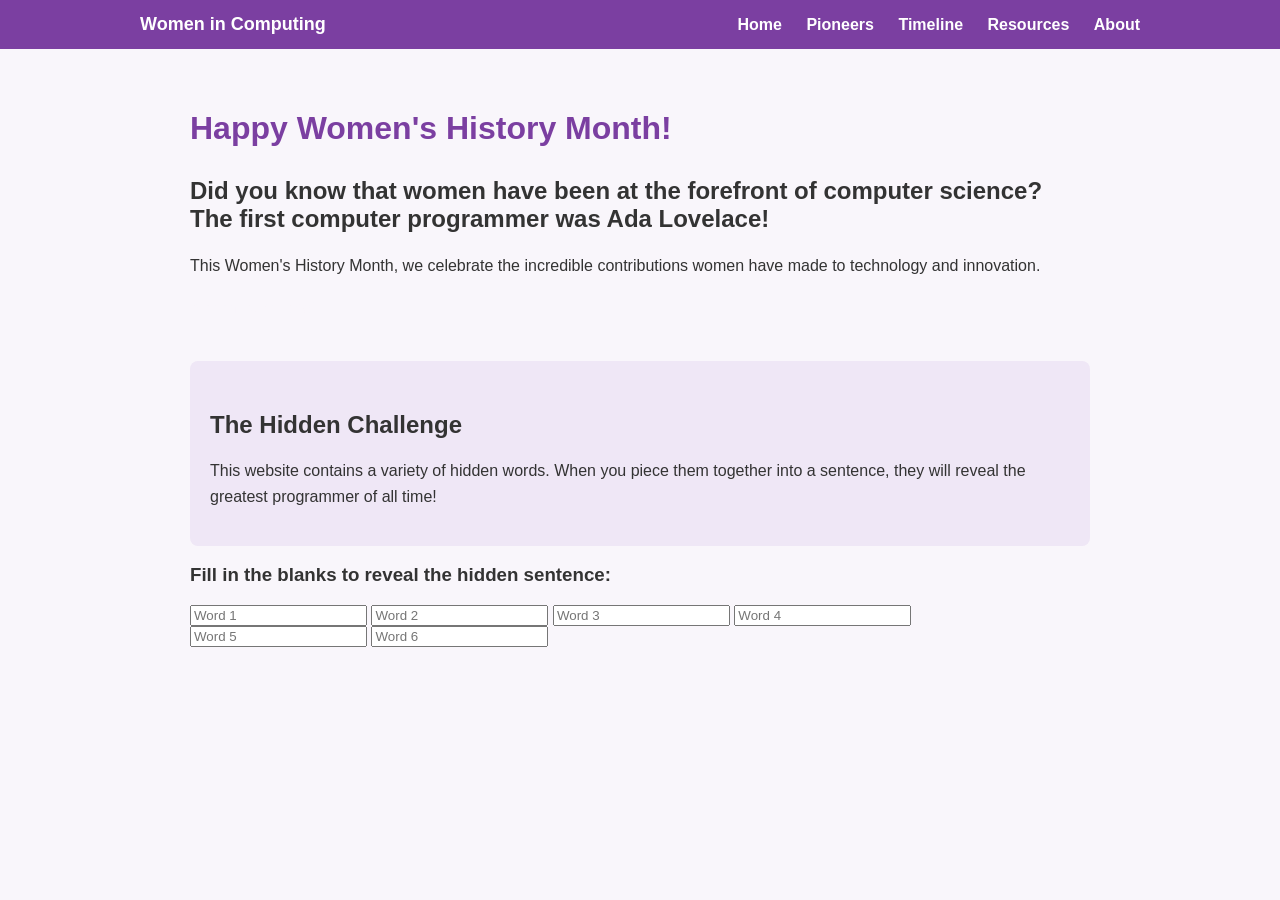
<file: index.html>
<!DOCTYPE html>
<html lang="en">

<head>
    <meta charset="UTF-8">
    <title>Women's History Month</title>
    <script src="script.js"></script>
    <link rel="stylesheet" href="styles.css">
</head>

<body>

    <nav class="navbar">
        <div class="nav-container">
            <a class="nav-logo" href="index.html">Women in Computing</a>
            <div class="nav-links">
                <a href="index.html">Home</a>
                <a href="pioneers.html">Pioneers</a>
                <a href="timeline.html">Timeline</a>
                <a href="resources(hiddenword:future).html">Resources</a>
                <a href="about.html">About</a>
            </div>
        </div>
    </nav>

    <main class="container">

        <h1>Happy Women's History Month!</h1>

        <!-- 3D Heart -->
        <div id="heart-container"></div>

        <h2>
            Did you know that women have been at the forefront of computer science?
            The first computer programmer was Ada Lovelace!
        </h2>

        <p>
            This Women's History Month, we celebrate the incredible contributions
            women have made to technology and innovation.
        </p>
        <p style = 'color:#f9f6fb'>hidden word: 'the'</p>
        <section class="challenge">
            <h2>The Hidden Challenge</h2>

            <p>
                This website contains a variety of hidden words. When you piece them
                together into a sentence, they will reveal the greatest programmer
                of all time!
            </p>
        </section>
        <h3>Fill in the blanks to reveal the hidden sentence:</h3>
        <form id="hidden-sentence-form">
            <input type="text" placeholder="Word 1" id="word1" oninput="checkWord(1)" class="word-input">
            <input type="text" placeholder="Word 2" id="word2" oninput="checkWord(2)" class="word-input">
            <input type="text" placeholder="Word 3" id="word3" oninput="checkWord(3)" class="word-input">
            <input type="text" placeholder="Word 4" id="word4" oninput="checkWord(4)" class="word-input">
            <input type="text" placeholder="Word 5" id="word5" oninput="checkWord(5)" class="word-input">
            <input type="text" placeholder="Word 6" id="word6" oninput="checkWord(6)" class="word-input">
        </form>

        <p id="feedback" style="margin-top:10px;font-weight:bold;"></p>

        
    </main>

    
    <script src="hiddenword.js"></script>
    
</body>

</html>
</file>
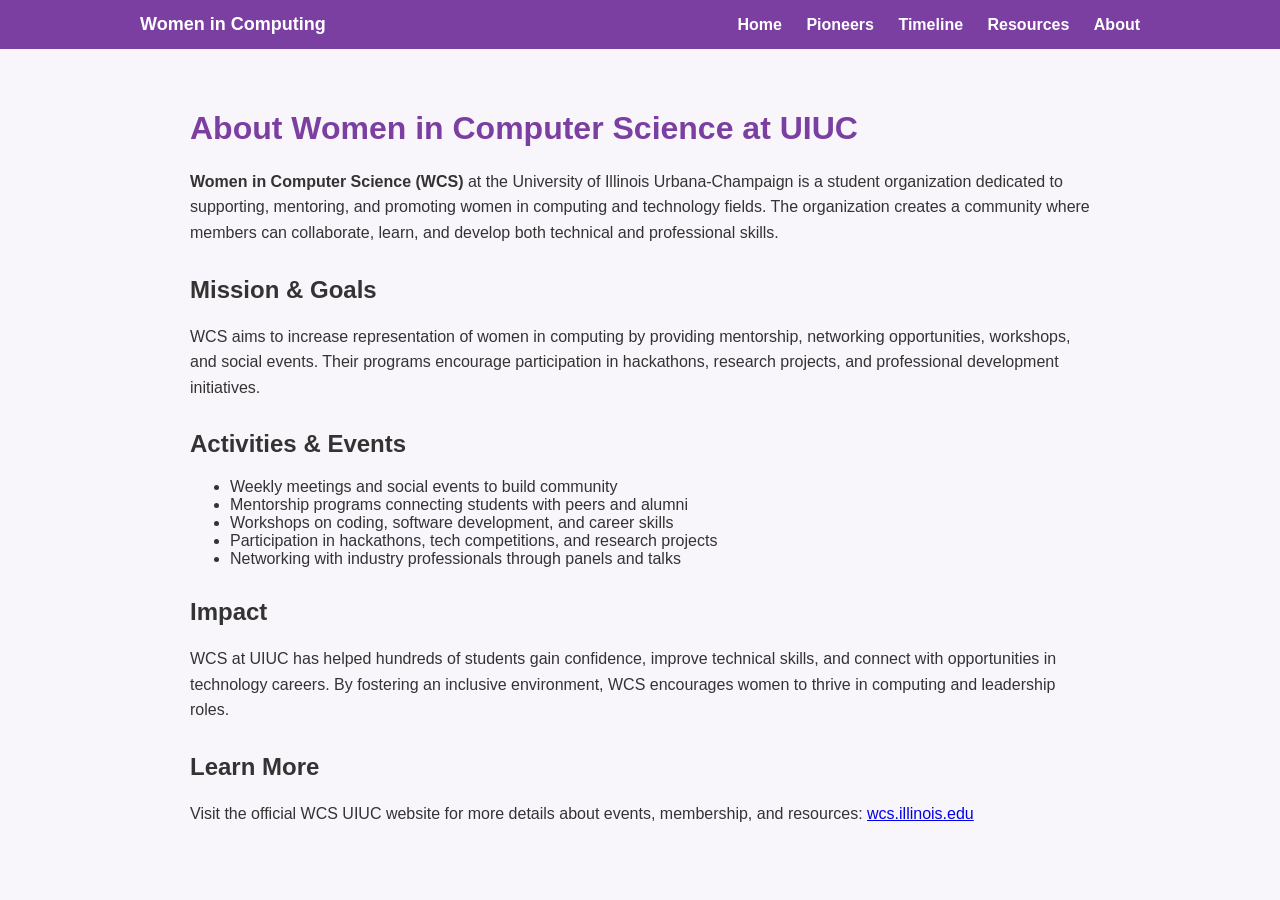
<file: about.html>
<!DOCTYPE html>
<html lang="en">

<head>
    <meta charset="UTF-8">
    <title>About Women in CS at UIUC</title>
    <link rel="stylesheet" href="styles.css">
</head>

<body>

    <nav class="navbar">
        <div class="nav-container">
            <a class="nav-logo" href="index.html">Women in Computing</a>
            <div class="nav-links">
                <a href="index.html">Home</a>
                <a href="pioneers.html">Pioneers</a>
                <a href="timeline.html">Timeline</a>
                <a href="resources(hiddenword:future).html">Resources</a>
                <a href="about.html">About</a>
            </div>
        </div>
    </nav>

    <main class="container">
        <h1>About Women in Computer Science at UIUC</h1>
        <div id="hidden-word"></div>
        <section>
            <p>
                <strong>Women in Computer Science (WCS)</strong> at the University of Illinois Urbana-Champaign
                is a student organization dedicated to supporting, mentoring, and promoting women in
                computing and technology fields. The organization creates a community where members
                can collaborate, learn, and develop both technical and professional skills.
            </p>
        </section>
        <section>
            <h2>Mission & Goals</h2>
            <p>
                WCS aims to increase representation of women in computing by providing mentorship,
                networking opportunities, workshops, and social events. Their programs encourage
                participation in hackathons, research projects, and professional development
                initiatives.
            </p>
        </section>

        <section>
            <h2>Activities & Events</h2>
            <ul>
                <li>Weekly meetings and social events to build community</li>
                <li>Mentorship programs connecting students with peers and alumni</li>
                <li>Workshops on coding, software development, and career skills</li>
                <li>Participation in hackathons, tech competitions, and research projects</li>
                <li>Networking with industry professionals through panels and talks</li>
            </ul>
        </section>

        <section>
            <h2>Impact</h2>
            <p>
                WCS at UIUC has helped hundreds of students gain confidence, improve technical skills,
                and connect with opportunities in technology careers. By fostering an inclusive
                environment, WCS encourages women to thrive in computing and leadership roles.
            </p>
        </section>

        <section>
            <h2>Learn More</h2>
            <p>
                Visit the official WCS UIUC website for more details about events, membership,
                and resources: 
                <a href="https://wcs.illinois.edu/" target="_blank">wcs.illinois.edu</a>
            </p>
        </section>

    </main>

</body>
</html>
<script src="hiddenword.js"></script>
</file>
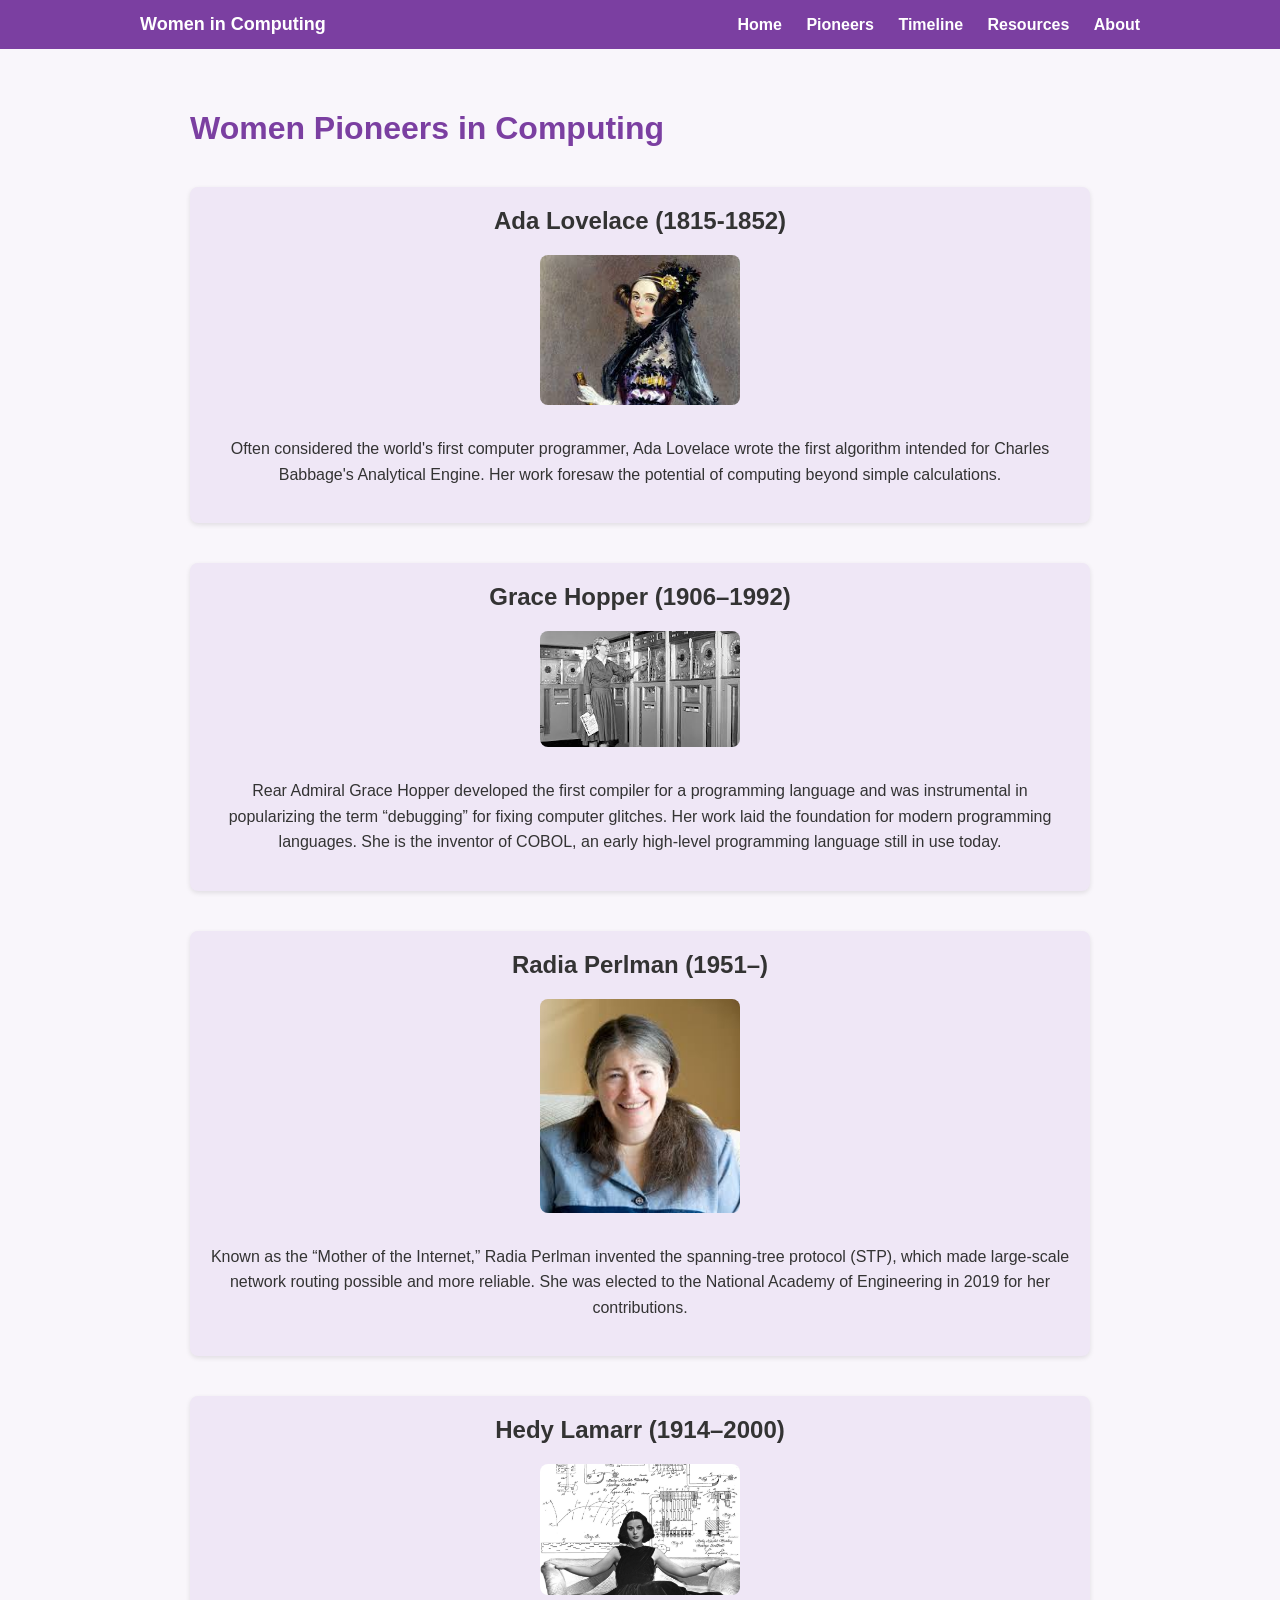
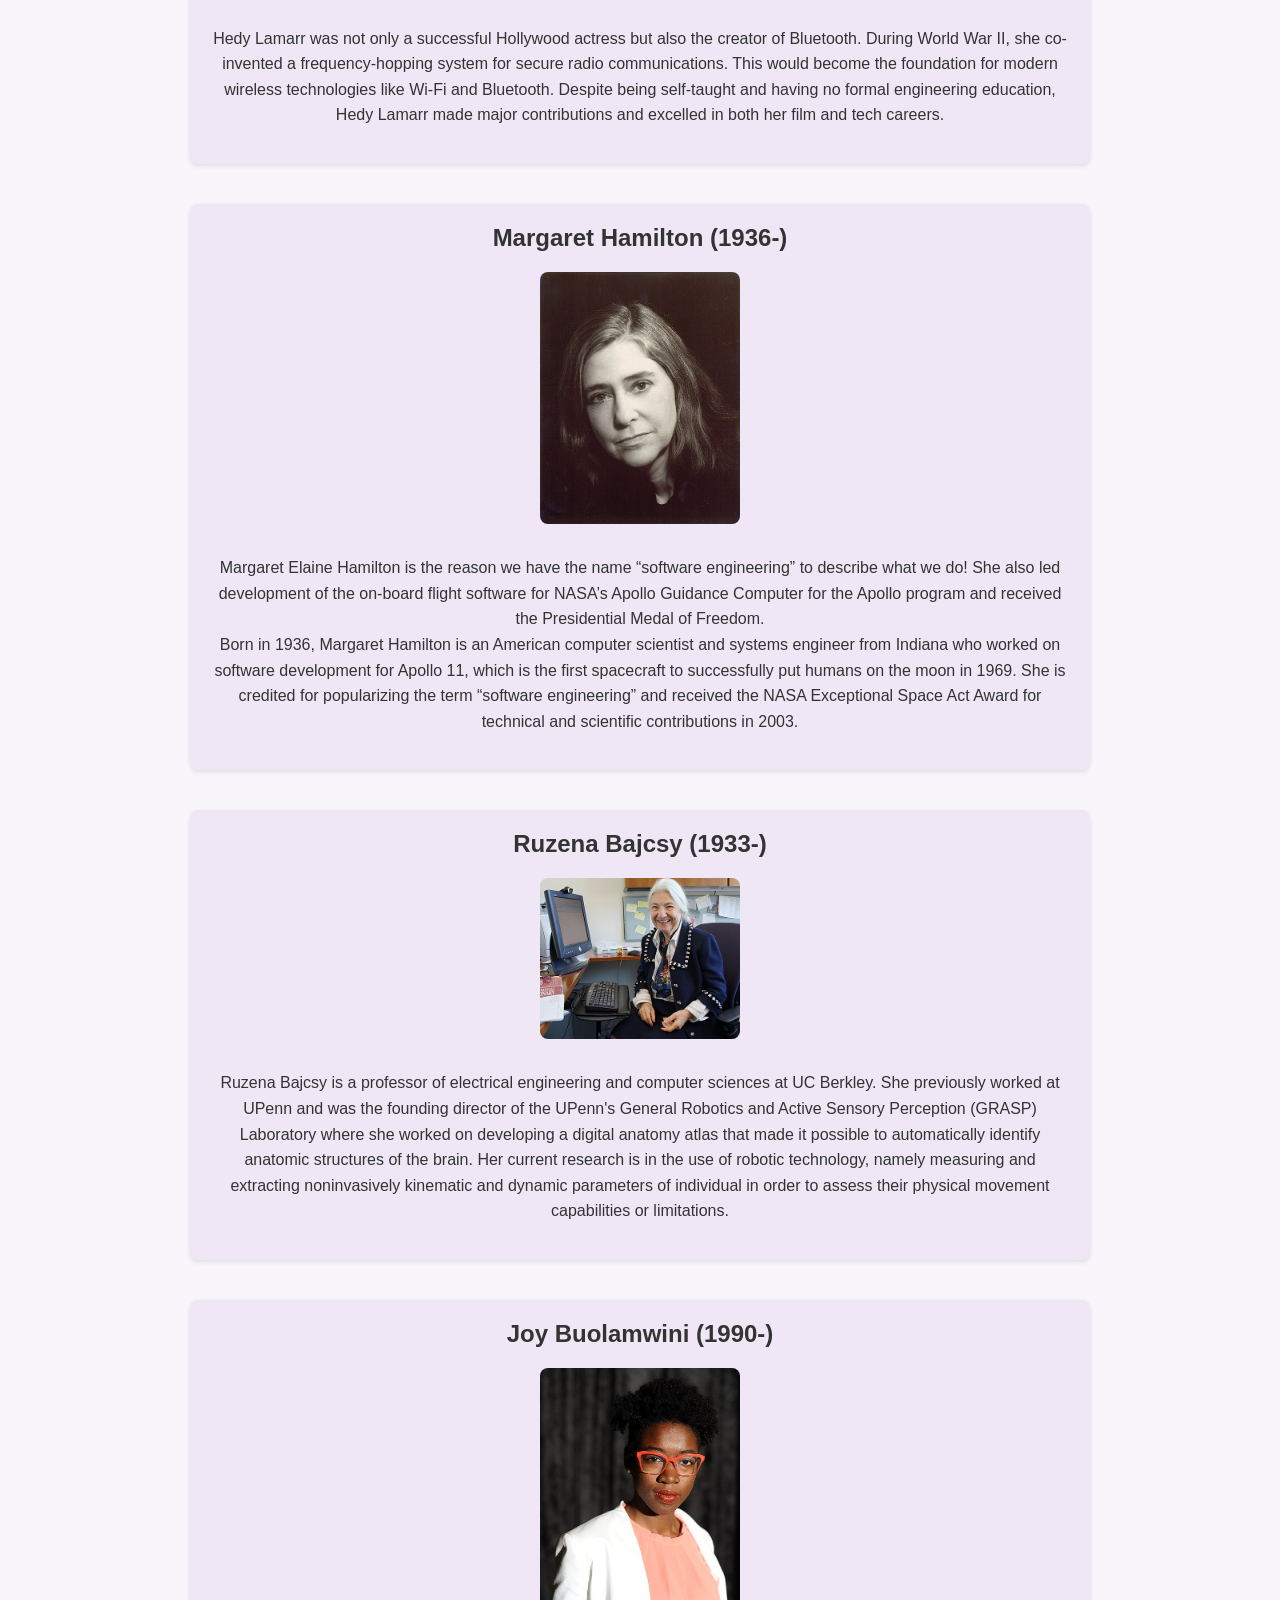
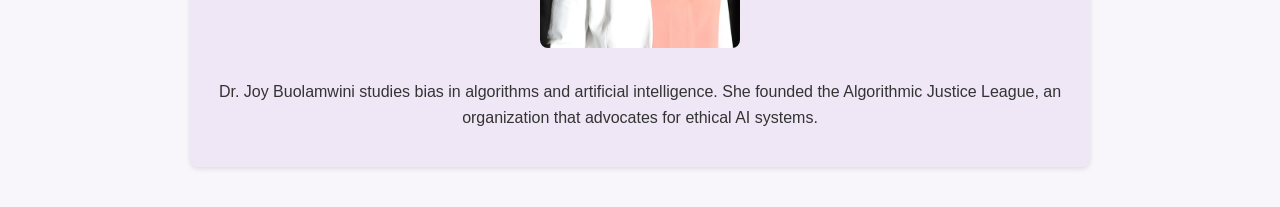
<file: pioneers.html>
<!DOCTYPE html>
<html lang="en">

<head>
    <meta charset="UTF-8">
    <title>Women's History Month</title>
    <link rel="stylesheet" href="styles.css">
</head>

<body>

    <nav class="navbar">
        <div class="nav-container">
            <a class="nav-logo" href="index.html">Women in Computing</a>
            <div class="nav-links">
                <a href="index.html">Home</a>
                <a href="pioneers.html">Pioneers</a>
                <a href="timeline.html">Timeline</a>
                <a href="resources(hiddenword:future).html">Resources</a>
                <a href="about.html">About</a>
            </div>
        </div>
    </nav>

    <main class="container">
        <h1>Women Pioneers in Computing</h1>
    
        <section class="pioneer">
            <h2>Ada Lovelace (1815-1852)</h2>
                <img src="images/ada_lovelace.jpeg" alt="Ada Lovelace" class="pioneer-img">
            <p>
                Often considered the world's first computer programmer, Ada Lovelace wrote the first algorithm
                intended for Charles Babbage's Analytical Engine. Her work foresaw the potential of computing
                beyond simple calculations.
            </p>
        </section>
    
        <section class="pioneer">
            <h2>Grace Hopper (1906–1992)</h2>
            <img src="images/grace_hopper.jpeg" alt="Grace Hopper" class="pioneer-img">
            <p>
                Rear Admiral Grace Hopper developed the first compiler for a programming language and was
                instrumental in popularizing the term “debugging” for fixing computer glitches. Her work
                laid the foundation for modern programming languages. She is the inventor of COBOL, an early
                high-level programming language still in use today.
            </p>
        </section>
    
    
        <section class="pioneer">
            <h2>Radia Perlman (1951–)</h2>
            <img src="images/radia_perlman.jpeg" alt="Radia Perlman" class="pioneer-img">
            <p>
                Known as the “Mother of the Internet,” Radia Perlman invented the spanning-tree protocol (STP),
                which made large-scale network routing possible and more reliable. She was elected to the National
                Academy of Engineering in 2019 for her contributions.
            </p>
        </section>
        <!-- hidden word: 'is' -->
        <section class="pioneer">
            <h2>Hedy Lamarr (1914–2000)</h2>
            <img src="images/hedy_lamarr.jpeg" alt="Hedy Lamarr" class="pioneer-img">
            <p>
                Hedy Lamarr was not only a successful Hollywood actress but also the creator of Bluetooth.
                During World War II, she co-invented a frequency-hopping system for secure radio communications.
                This would become the foundation for modern wireless technologies like Wi-Fi and Bluetooth.
                Despite being self-taught and having no formal engineering education, Hedy Lamarr made major
                contributions and excelled in both her film and tech careers.
            </p>
        </section>

        <section class="pioneer">
            <h2>Margaret Hamilton (1936-)</h2>
            <img src="images/Margaret_Hamilton.jpg" alt="Margaret Hamilton" class="pioneer-img">
            <p>
                Margaret Elaine Hamilton is the reason we have the name “software engineering” to describe what we do!
                She also led development of the on-board flight software for NASA’s Apollo Guidance Computer for the
                Apollo program and received the Presidential Medal of Freedom.
                <br/>
                Born in 1936, Margaret Hamilton is an American computer scientist and systems engineer from Indiana
                who worked on software development for Apollo 11, which is the first spacecraft to successfully put
                humans on the moon in 1969. She is credited for popularizing the term “software engineering” and received
                the NASA Exceptional Space Act Award for technical and scientific contributions in 2003.
            </p>
        </section>

        <section class="pioneer">
            <h2>Ruzena Bajcsy (1933-)</h2>
            <img src="images/Ruzena_Bajcsy.jpg" alt="Ruzena Bajcsy" class="pioneer-img">
            <p>
                Ruzena Bajcsy is a professor of electrical engineering and computer sciences at UC Berkley.
                She previously worked at UPenn and was the founding director of the UPenn's General Robotics
                and Active Sensory Perception (GRASP) Laboratory where she worked on developing a digital
                anatomy atlas that made it possible to automatically identify anatomic structures of the brain.
                Her current research is in the use of robotic technology, namely measuring and extracting
                noninvasively kinematic and dynamic parameters of individual in order to assess their physical
                movement capabilities or limitations.
            </p>
        </section>

        <section class="pioneer">
            <h2>Joy Buolamwini (1990-)</h2>
            <img src="images/Joy_Buolamwini.jpg" alt="Joy Buolamwini " class="pioneer-img">
            <p>
                Dr. Joy Buolamwini studies bias in algorithms and artificial intelligence. She founded the
                Algorithmic Justice League, an organization that advocates for ethical AI systems.
            </p>
        </section>
    
    </main>

</body>
</html>
<script src="hiddenword.js"></script>
</file>
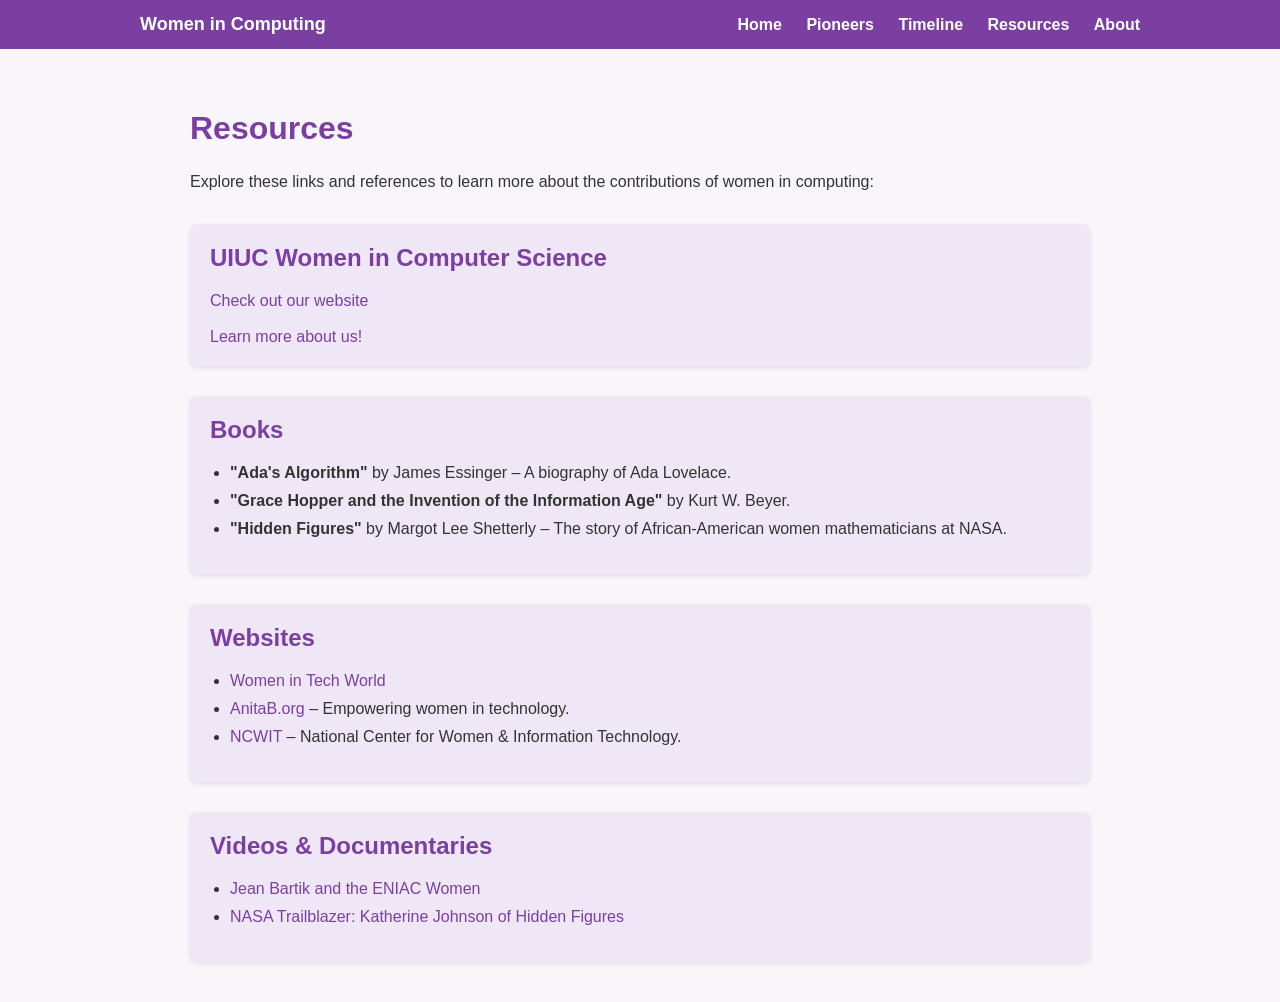
<file: resources(hiddenword:future).html>
<!DOCTYPE html>
<html lang="en">

<head>
    <meta charset="UTF-8">
    <title>Women's Computing Resources</title>
    <link rel="stylesheet" href="styles.css">
</head>

<body>

    <nav class="navbar">
        <div class="nav-container">
            <a class="nav-logo" href="index.html">Women in Computing</a>
            <div class="nav-links">
                <a href="index.html">Home</a>
                <a href="pioneers.html">Pioneers</a>
                <a href="timeline.html">Timeline</a>
                <a href="resources(hiddenword:future).html">Resources</a>
                <a href="about.html">About</a>
            </div>
        </div>
    </nav>

    <main class="container">
        <h1>Resources</h1>
        <p>Explore these links and references to learn more about the contributions of women in computing:</p>

        <section class="resource">
            <h2>UIUC Women in Computer Science</h2>
            <a href="https://wcs.illinois.edu/">Check out our website</a>
            <br/>
            <br/>
            <a href="about.html">Learn more about us!</a>
        </section>

        <section class="resource">
            <h2>Books</h2>
            <ul>
                <li><strong>"Ada's Algorithm"</strong> by James Essinger – A biography of Ada Lovelace.</li>
                <li><strong>"Grace Hopper and the Invention of the Information Age"</strong> by Kurt W. Beyer.</li>
                <li><strong>"Hidden Figures"</strong> by Margot Lee Shetterly – The story of African-American women mathematicians at NASA.</li>
            </ul>
        </section>

        <section class="resource">
            <h2>Websites</h2>
            <ul>
                <li><a href="https://www.womenintechworld.com/" target="_blank">Women in Tech World</a></li>
                <li><a href="https://anitab.org/" target="_blank">AnitaB.org</a> – Empowering women in technology.</li>
                <li><a href="https://www.ncwit.org/" target="_blank">NCWIT</a> – National Center for Women & Information Technology.</li>
            </ul>
        </section>

        <section class="resource">
            <h2>Videos & Documentaries</h2>
            <ul>
                <li><a href="https://www.youtube.com/watch?v=Zevt2blQyVs&t=112s" target="_blank">Jean Bartik and the ENIAC Women</a></li>
                <li><a href="https://www.youtube.com/watch?v=E4j_LpKzcZQ" target="_blank">NASA Trailblazer: Katherine Johnson of Hidden Figures</a></li>
            </ul>
        </section>

    </main>

</body>
</html>
<script src="hiddenword.js"></script>
</file>
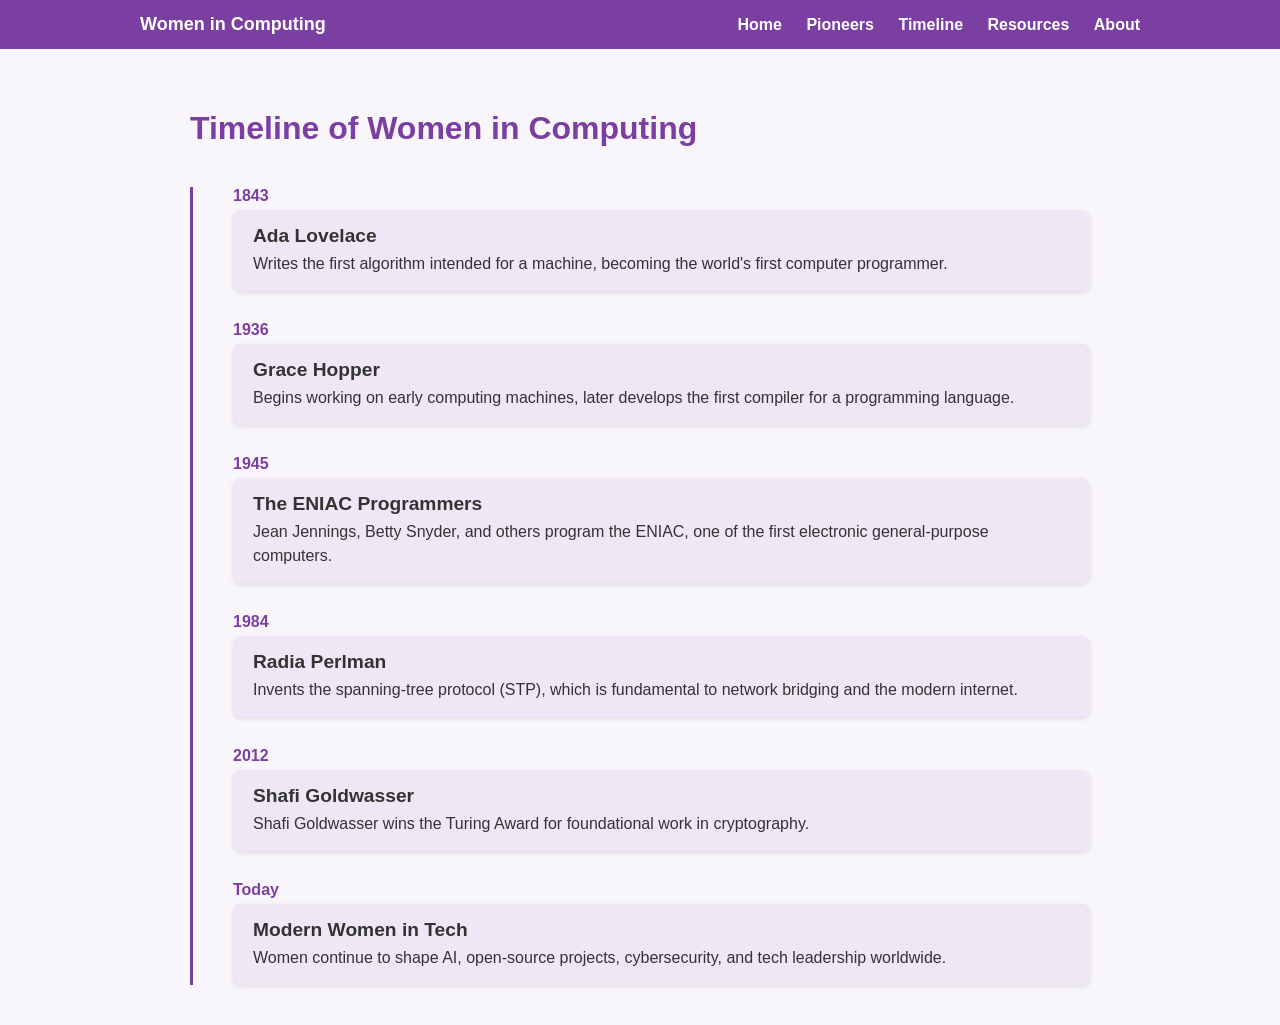
<file: timeline.html>
<!DOCTYPE html>
<html lang="en">

<head>
    <meta charset="UTF-8">
    <title>Women's History Month</title>
    <link rel="stylesheet" href="styles.css">
</head>

<body>

    <nav class="navbar">
        <div class="nav-container">
            <a class="nav-logo" href="index.html">Women in Computing</a>
            <div class="nav-links">
                <a href="index.html">Home</a>
                <a href="pioneers.html">Pioneers</a>
                <a href="timeline.html">Timeline</a>
                <a href="resources(hiddenword:future).html">Resources</a>
                <a href="about.html">About</a>
            </div>
        </div>
    </nav>
    

    <main class="container">
        <h1>Timeline of Women in Computing</h1>
    
        <section class="timeline">
            <div class="timeline-item">
                <div class="timeline-date">1843</div>
                <div class="timeline-content">
                    <h2>Ada Lovelace</h2>
                    <p>Writes the first algorithm intended for a machine, becoming the world's first computer programmer.</p>
                </div>
            </div>
    
            <div class="timeline-item">
                <div class="timeline-date">1936</div>
                <div class="timeline-content">
                    <h2>Grace Hopper</h2>
                    <p>Begins working on early computing machines, later develops the first compiler for a programming language.</p>
                </div>
            </div>
    
           
    
            <div class="timeline-item">
                <div class="timeline-date">1945</div>
                <div class="timeline-content">
                    <h2>The ENIAC Programmers</h2>
                    <p>Jean Jennings, Betty Snyder, and others program the ENIAC, one of the first electronic general-purpose computers.</p>
                </div>
            </div>
    
            <div class="timeline-item">
                <div class="timeline-date">1984</div>
                <div class="timeline-content">
                    <h2>Radia Perlman</h2>
                    <p>Invents the spanning-tree protocol (STP), which is fundamental to network bridging and the modern internet.</p>
                </div>
            </div>
    
            <div class="timeline-item">
                <div class="timeline-date">2012</div>
                <div class="timeline-content">
                    <h2>Shafi Goldwasser</h2>
                    <p>Shafi Goldwasser wins the Turing Award for foundational work in cryptography.</p>
                </div>
            </div>

            <div class="timeline-item">
                <div class="timeline-date">Today</div>
                <div class="timeline-content">
                    <h2>Modern Women in Tech</h2>
                    <p>Women continue to shape AI, open-source projects, cybersecurity, and tech leadership worldwide.</p>
                </div>
            </div>
        </section>
    </main>

</body>
</html>
<script src="hiddenword.js"></script>
</file>
<file: styles.css>
body {
    margin: 0;
    font-family: Arial, Helvetica, sans-serif;
    background-color: #f9f6fb;
    color: #333;
}

.navbar {
    background-color: #7b3fa1;
    padding: 14px 0;
}

.nav-container {
    width: 90%;
    max-width: 1000px;
    margin: auto;
    display: flex;
    justify-content: space-between;
    align-items: center;
}

.nav-logo {
    color: white;
    font-size: 18px;
    font-weight: bold;
    text-decoration: none;
}

.nav-links a {
    color: white;
    text-decoration: none;
    margin-left: 20px;
    font-weight: bold;
}

.nav-links a:hover {
    text-decoration: underline;
}


.container {
    max-width: 900px;
    margin: auto;
    padding: 40px 20px;
}

h1 {
    color: #7b3fa1;
}

h2 {
    margin-top: 30px;
}

p {
    line-height: 1.6;
}

.challenge {
    margin-top: 40px;
    padding: 20px;
    background-color: #efe7f6;
    border-radius: 8px;
}
/* Timeline container */
.timeline {
    display: flex;
    flex-direction: column;
    gap: 30px;
    margin-top: 40px;
    position: relative;
    padding-left: 40px;
    border-left: 3px solid #7b3fa1; /* purple line for timeline */
}

/* Individual timeline items */
.timeline-item {
    position: relative;
}



/* Date styling */
.timeline-date {
    font-weight: bold;
    color: #7b3fa1;
    margin-bottom: 5px;
}

/* Content box */
.timeline-content {
    background-color: #efe7f6;
    padding: 15px 20px;
    border-radius: 8px;
    box-shadow: 0 2px 5px rgba(0,0,0,0.1);
}

/* Headings in timeline */
.timeline-content h2 {
    margin: 0 0 5px 0;
    font-size: 1.2rem;
}

/* Paragraph text in timeline */
.timeline-content p {
    margin: 0;
    line-height: 1.5;
}
/* Pioneer container */
.pioneer {
    margin-top: 40px;
    background-color: #efe7f6;
    padding: 20px;
    border-radius: 8px;
    box-shadow: 0 2px 5px rgba(0,0,0,0.1);
    display: flex;
    flex-direction: column; /* stack image and text on small screens */
    align-items: center;
    text-align: center;
}

/* Pioneer image */
.pioneer-img {
    width: 100%;
    max-width: 200px; /* image won’t get bigger than 200px */
    height: auto;     /* preserve aspect ratio */
    border-radius: 8px;
    margin-bottom: 15px;
}

/* Pioneer heading */
.pioneer h2 {
    margin-top: 0;
}

/* Pioneer paragraph */
.pioneer p {
    line-height: 1.6;
}


/* Resource sections */
.resource {
    margin-top: 30px;
    background-color: #efe7f6;
    padding: 20px;
    border-radius: 8px;
    box-shadow: 0 2px 5px rgba(0,0,0,0.1);
}

.resource h2 {
    margin-top: 0;
    color: #7b3fa1;
}

.resource ul {
    padding-left: 20px;
}

.resource li {
    margin-bottom: 10px;
}

.resource a {
    color: #7b3fa1;
    text-decoration: none;
}

.resource a:hover {
    text-decoration: underline;
}
#hidden-word::after { content: "tech"; display: none; }
.img-wrapper {
    position: relative;
    display: inline-block;
}

.hidden-key {
    position: absolute;
    top: 50%;
    left: 50%;
    transform: translate(-50%, -50%);
    
    color: transparent; 
    pointer-events: none; 
    user-select: none;
    z-index: 0;
}

.img-wrapper img {
    position: relative;
    z-index: 1; 
}
:root {
    --key: "YWZld2FnaA==";
}

.hidden-key::after {
    content: var(--key);
    display: none;
}
</file>
